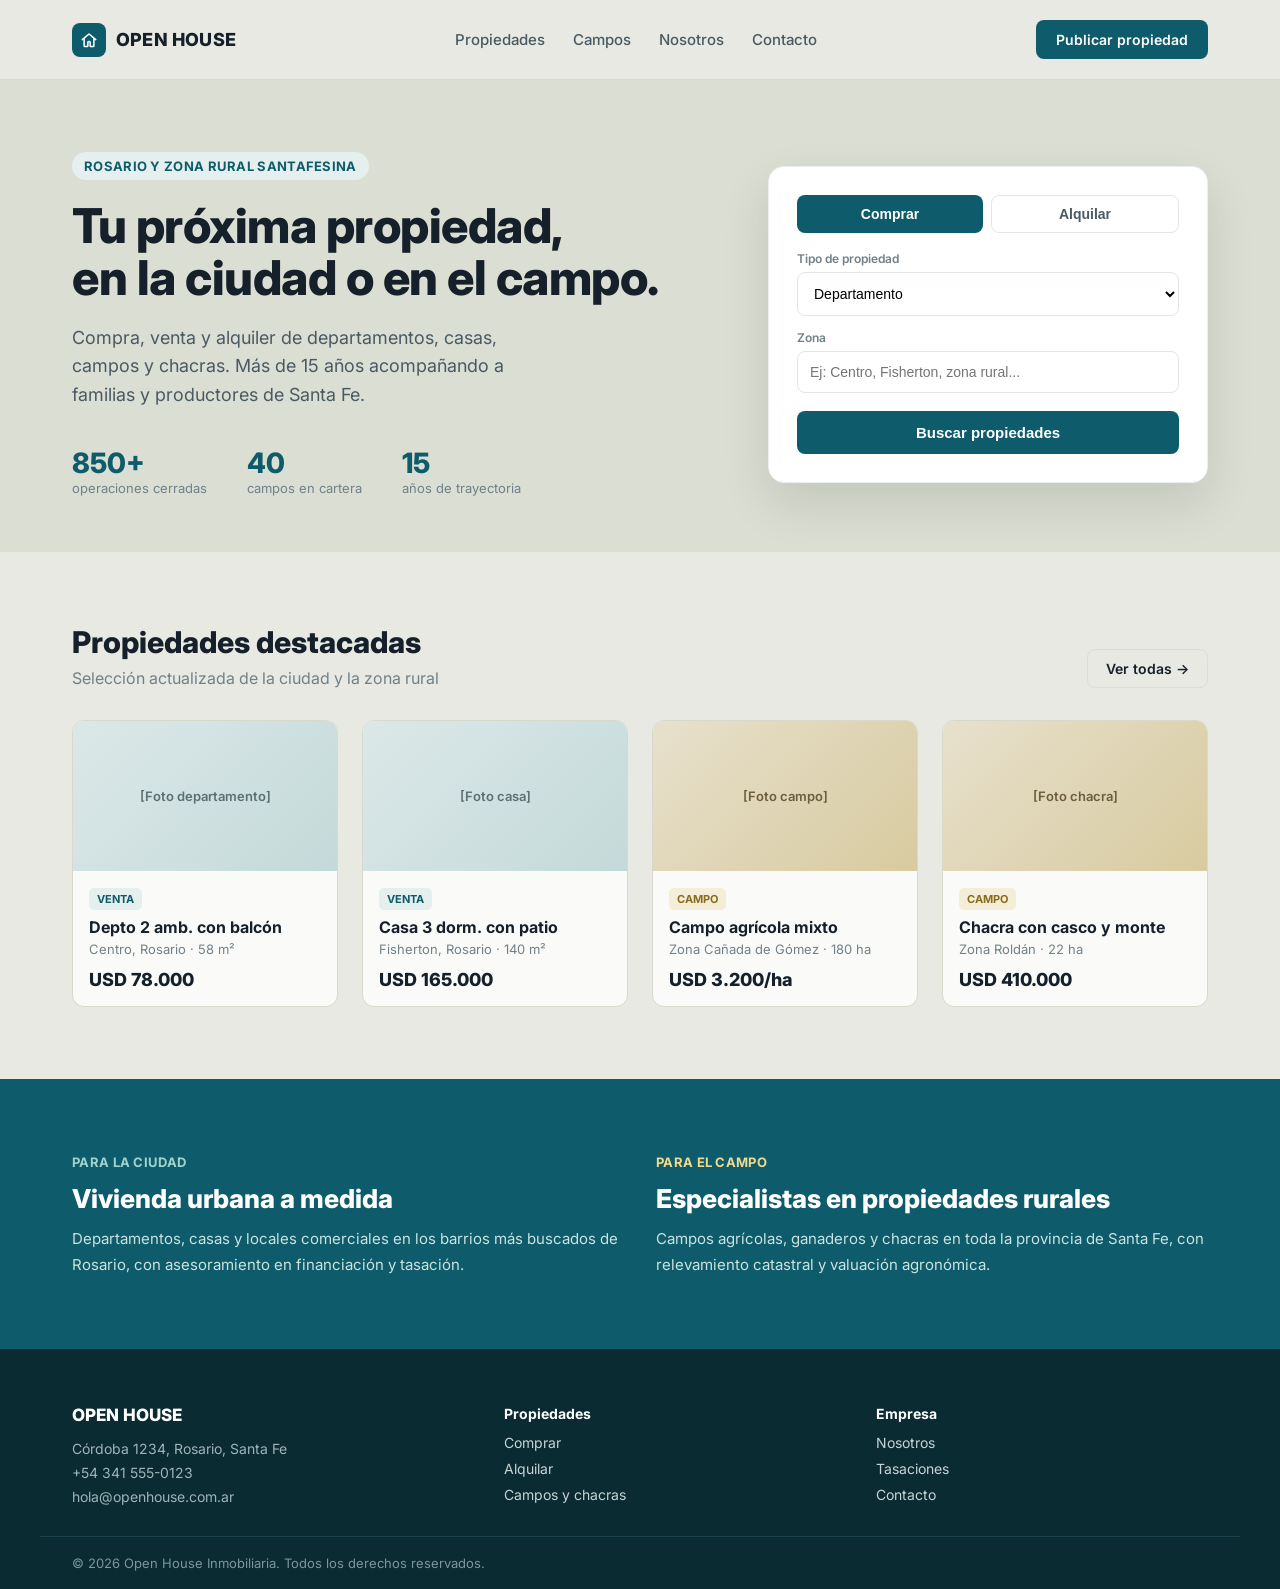
<file: index.html>
<!doctype html>
<html lang="es">
<head>
<meta charset="utf-8">
<meta name="viewport" content="width=device-width, initial-scale=1">
<title>Open House — Inmobiliaria en Rosario</title>
<meta name="description" content="Open House: compra, venta y alquiler de propiedades urbanas y rurales en Rosario y la provincia de Santa Fe.">
<link rel="preconnect" href="https://fonts.googleapis.com">
<link rel="preconnect" href="https://fonts.gstatic.com" crossorigin>
<link href="https://fonts.googleapis.com/css2?family=Inter:wght@400;500;600;700;800&display=swap" rel="stylesheet">
<style>
  *{box-sizing:border-box}
  body{margin:0;font-family:'Inter',system-ui,sans-serif;background:#E7E9E2;color:#15202B}
  a{color:inherit;text-decoration:none}
  .nav-link{color:#4A5A63}
  .nav-link:hover{color:#0E5C6B}
  .btn-primary{background:#0E5C6B;color:#fff;transition:background .15s;cursor:pointer}
  .btn-primary:hover{background:#0B4A56}
  .btn-ghost{border:1.5px solid #D8DFE1;color:#15202B}
  .btn-ghost:hover{border-color:#0E5C6B;color:#0E5C6B}
  .card{background:#FAFBF8;border:1px solid #D7D9CD;transition:box-shadow .15s, transform .15s}
  .card:hover{box-shadow:0 12px 28px rgba(15,30,35,.1);transform:translateY(-2px)}
  .footer-link{color:#C7D3D6}
  .footer-link:hover{color:#fff}
  .grid-cards{display:grid;grid-template-columns:repeat(4,minmax(0,1fr));gap:24px}
  .grid-split{display:grid;grid-template-columns:repeat(2,minmax(0,1fr));gap:32px}
  @media (max-width:980px){.grid-cards{grid-template-columns:repeat(2,minmax(0,1fr))}}
  @media (max-width:640px){.grid-cards{grid-template-columns:repeat(1,minmax(0,1fr))}.grid-split{grid-template-columns:repeat(1,minmax(0,1fr))}}
</style>
</head>
<body>

<div style="width:100%;max-width:100%">

  <!-- Header -->
  <header style="width:100%;border-bottom:1px solid #D7D9CD;background:#E7E9E2;position:relative;z-index:5">
    <div style="max-width:1200px;margin:0 auto;padding:20px 32px;display:flex;flex-wrap:wrap;align-items:center;justify-content:space-between;gap:16px">
      <div style="display:flex;align-items:center;gap:10px">
        <div style="width:34px;height:34px;border-radius:8px;background:#0E5C6B;display:flex;align-items:center;justify-content:center">
          <svg width="18" height="18" viewBox="0 0 24 24" fill="none" aria-hidden="true"><path d="M3 11.5 12 4l9 7.5" stroke="#fff" stroke-width="2" stroke-linecap="round" stroke-linejoin="round"/><path d="M5.5 10v9.5a1 1 0 0 0 1 1H9.5a1 1 0 0 0 1-1V15a1 1 0 0 1 1-1h1a1 1 0 0 1 1 1v4.5a1 1 0 0 0 1 1h3a1 1 0 0 0 1-1V10" stroke="#fff" stroke-width="2" stroke-linecap="round" stroke-linejoin="round"/></svg>
        </div>
        <span style="font-weight:800;font-size:18px;letter-spacing:.2px">OPEN HOUSE</span>
      </div>
      <nav style="display:flex;align-items:center;gap:28px;font-size:15px;font-weight:500" aria-label="Principal">
        <a class="nav-link" href="#propiedades">Propiedades</a>
        <a class="nav-link" href="#campos">Campos</a>
        <a class="nav-link" href="#nosotros">Nosotros</a>
        <a class="nav-link" href="#contacto">Contacto</a>
      </nav>
      <a href="#contacto" class="btn-primary" style="padding:11px 20px;border-radius:8px;font-size:14px;font-weight:600">Publicar propiedad</a>
    </div>
  </header>

  <!-- Hero -->
  <section style="width:100%;background:#DBDED2">
    <div style="max-width:1200px;margin:0 auto;padding:72px 32px 56px;display:flex;flex-wrap:wrap;gap:48px;align-items:center">
      <div style="flex:1 1 460px;min-width:0">
        <span style="display:inline-block;background:#E4EFEE;color:#0E5C6B;font-size:13px;font-weight:700;padding:6px 12px;border-radius:999px;letter-spacing:.3px">ROSARIO Y ZONA RURAL SANTAFESINA</span>
        <h1 style="margin:20px 0 0;font-size:48px;line-height:1.08;font-weight:800;letter-spacing:-.5px">Tu próxima propiedad,<br>en la ciudad o en el campo.</h1>
        <p style="margin:20px 0 0;font-size:18px;line-height:1.6;color:#4A5A63;max-width:480px">Compra, venta y alquiler de departamentos, casas, campos y chacras. Más de 15 años acompañando a familias y productores de Santa Fe.</p>
        <div style="display:flex;gap:40px;margin-top:36px;flex-wrap:wrap">
          <div><div style="font-size:28px;font-weight:800;color:#0E5C6B">850+</div><div style="font-size:13px;color:#718089">operaciones cerradas</div></div>
          <div><div style="font-size:28px;font-weight:800;color:#0E5C6B">40</div><div style="font-size:13px;color:#718089">campos en cartera</div></div>
          <div><div style="font-size:28px;font-weight:800;color:#0E5C6B">15</div><div style="font-size:13px;color:#718089">años de trayectoria</div></div>
        </div>
      </div>

      <div style="flex:1 1 380px;min-width:0;max-width:440px">
        <div style="background:#fff;border-radius:16px;padding:28px;box-shadow:0 20px 48px rgba(15,30,35,.12);border:1px solid #EAEFEF">
          <div style="display:flex;gap:8px;margin-bottom:18px">
            <button style="flex:1;padding:10px;border-radius:8px;border:none;background:#0E5C6B;color:#fff;font-weight:700;font-size:14px">Comprar</button>
            <button style="flex:1;padding:10px;border-radius:8px;border:1.5px solid #E1E7E8;background:#fff;color:#4A5A63;font-weight:600;font-size:14px">Alquilar</button>
          </div>
          <label style="display:block;font-size:12px;font-weight:600;color:#718089;margin-bottom:6px">Tipo de propiedad</label>
          <select style="width:100%;padding:12px;border-radius:8px;border:1.5px solid #E1E7E8;font-size:14px;margin-bottom:14px;background:#fff">
            <option>Departamento</option>
            <option>Casa</option>
            <option>Campo / Chacra</option>
            <option>Local comercial</option>
          </select>
          <label style="display:block;font-size:12px;font-weight:600;color:#718089;margin-bottom:6px">Zona</label>
          <input type="text" placeholder="Ej: Centro, Fisherton, zona rural..." style="width:100%;padding:12px;border-radius:8px;border:1.5px solid #E1E7E8;font-size:14px;margin-bottom:18px">
          <button class="btn-primary" style="width:100%;padding:13px;border-radius:8px;border:none;font-weight:700;font-size:15px">Buscar propiedades</button>
        </div>
      </div>
    </div>
  </section>

  <!-- Propiedades destacadas -->
  <section id="propiedades" style="max-width:1200px;margin:0 auto;padding:72px 32px">
    <div style="display:flex;justify-content:space-between;align-items:flex-end;flex-wrap:wrap;gap:12px;margin-bottom:32px">
      <div>
        <h2 style="margin:0;font-size:30px;font-weight:800">Propiedades destacadas</h2>
        <p style="margin:8px 0 0;color:#718089;font-size:16px">Selección actualizada de la ciudad y la zona rural</p>
      </div>
      <a href="#propiedades" class="btn-ghost" style="padding:10px 18px;border-radius:8px;font-size:14px;font-weight:600;display:inline-block">Ver todas →</a>
    </div>

    <div class="grid-cards">
      <article class="card" style="border-radius:12px;overflow:hidden">
        <div style="height:150px;background:linear-gradient(135deg,#DCE8E8,#C4D9D9);display:flex;align-items:center;justify-content:center;color:#5C7072;font-size:13px;font-weight:600">[Foto departamento]</div>
        <div style="padding:16px">
          <span style="font-size:11px;font-weight:700;color:#0E5C6B;background:#E4EFEE;padding:4px 8px;border-radius:5px">VENTA</span>
          <h3 style="margin:10px 0 4px;font-size:16px;font-weight:700">Depto 2 amb. con balcón</h3>
          <p style="margin:0;font-size:13px;color:#718089">Centro, Rosario · 58 m²</p>
          <p style="margin:12px 0 0;font-size:18px;font-weight:800">USD 78.000</p>
        </div>
      </article>
      <article class="card" style="border-radius:12px;overflow:hidden">
        <div style="height:150px;background:linear-gradient(135deg,#DCE8E8,#C4D9D9);display:flex;align-items:center;justify-content:center;color:#5C7072;font-size:13px;font-weight:600">[Foto casa]</div>
        <div style="padding:16px">
          <span style="font-size:11px;font-weight:700;color:#0E5C6B;background:#E4EFEE;padding:4px 8px;border-radius:5px">VENTA</span>
          <h3 style="margin:10px 0 4px;font-size:16px;font-weight:700">Casa 3 dorm. con patio</h3>
          <p style="margin:0;font-size:13px;color:#718089">Fisherton, Rosario · 140 m²</p>
          <p style="margin:12px 0 0;font-size:18px;font-weight:800">USD 165.000</p>
        </div>
      </article>
      <article class="card" style="border-radius:12px;overflow:hidden">
        <div style="height:150px;background:linear-gradient(135deg,#E7E0CC,#D8CBA0);display:flex;align-items:center;justify-content:center;color:#6B5E3C;font-size:13px;font-weight:600">[Foto campo]</div>
        <div style="padding:16px">
          <span style="font-size:11px;font-weight:700;color:#8A6C1E;background:#F4EDD8;padding:4px 8px;border-radius:5px">CAMPO</span>
          <h3 style="margin:10px 0 4px;font-size:16px;font-weight:700">Campo agrícola mixto</h3>
          <p style="margin:0;font-size:13px;color:#718089">Zona Cañada de Gómez · 180 ha</p>
          <p style="margin:12px 0 0;font-size:18px;font-weight:800">USD 3.200/ha</p>
        </div>
      </article>
      <article class="card" style="border-radius:12px;overflow:hidden">
        <div style="height:150px;background:linear-gradient(135deg,#E7E0CC,#D8CBA0);display:flex;align-items:center;justify-content:center;color:#6B5E3C;font-size:13px;font-weight:600">[Foto chacra]</div>
        <div style="padding:16px">
          <span style="font-size:11px;font-weight:700;color:#8A6C1E;background:#F4EDD8;padding:4px 8px;border-radius:5px">CAMPO</span>
          <h3 style="margin:10px 0 4px;font-size:16px;font-weight:700">Chacra con casco y monte</h3>
          <p style="margin:0;font-size:13px;color:#718089">Zona Roldán · 22 ha</p>
          <p style="margin:12px 0 0;font-size:18px;font-weight:800">USD 410.000</p>
        </div>
      </article>
    </div>
  </section>

  <!-- Split ciudad / campo -->
  <section id="campos" style="width:100%;background:#0E5C6B">
    <div style="max-width:1200px;margin:0 auto;padding:72px 32px" class="grid-split">
      <div>
        <span style="color:#9FD4CE;font-size:13px;font-weight:700;letter-spacing:.3px">PARA LA CIUDAD</span>
        <h3 style="color:#fff;font-size:26px;font-weight:800;margin:12px 0">Vivienda urbana a medida</h3>
        <p style="color:#CBE2DF;font-size:15px;line-height:1.7;margin:0">Departamentos, casas y locales comerciales en los barrios más buscados de Rosario, con asesoramiento en financiación y tasación.</p>
      </div>
      <div>
        <span style="color:#F3D98E;font-size:13px;font-weight:700;letter-spacing:.3px">PARA EL CAMPO</span>
        <h3 style="color:#fff;font-size:26px;font-weight:800;margin:12px 0">Especialistas en propiedades rurales</h3>
        <p style="color:#CBE2DF;font-size:15px;line-height:1.7;margin:0">Campos agrícolas, ganaderos y chacras en toda la provincia de Santa Fe, con relevamiento catastral y valuación agronómica.</p>
      </div>
    </div>
  </section>

  <!-- Footer -->
  <footer id="contacto" style="width:100%;background:#0B2B32">
    <div style="max-width:1200px;margin:0 auto;padding:56px 32px 28px;display:flex;flex-wrap:wrap;gap:40px;justify-content:space-between">
      <div style="flex:1 1 220px">
        <span style="color:#fff;font-weight:800;font-size:17px">OPEN HOUSE</span>
        <p style="color:#9FB4B8;font-size:14px;line-height:1.7;margin:12px 0 0">Córdoba 1234, Rosario, Santa Fe<br>+54 341 555-0123<br>hola@openhouse.com.ar</p>
      </div>
      <div style="flex:1 1 160px">
        <div style="color:#fff;font-weight:700;font-size:14px;margin-bottom:12px">Propiedades</div>
        <div style="display:flex;flex-direction:column;gap:9px;font-size:14px">
          <a class="footer-link" href="#">Comprar</a>
          <a class="footer-link" href="#">Alquilar</a>
          <a class="footer-link" href="#">Campos y chacras</a>
        </div>
      </div>
      <div style="flex:1 1 160px">
        <div style="color:#fff;font-weight:700;font-size:14px;margin-bottom:12px">Empresa</div>
        <div style="display:flex;flex-direction:column;gap:9px;font-size:14px">
          <a class="footer-link" href="#">Nosotros</a>
          <a class="footer-link" href="#">Tasaciones</a>
          <a class="footer-link" href="#">Contacto</a>
        </div>
      </div>
    </div>
    <div style="border-top:1px solid #1C434B;padding:18px 32px;max-width:1200px;margin:0 auto;color:#7D969B;font-size:13px">© 2026 Open House Inmobiliaria. Todos los derechos reservados.</div>
  </footer>

</div>
</body>
</html>
</file>
